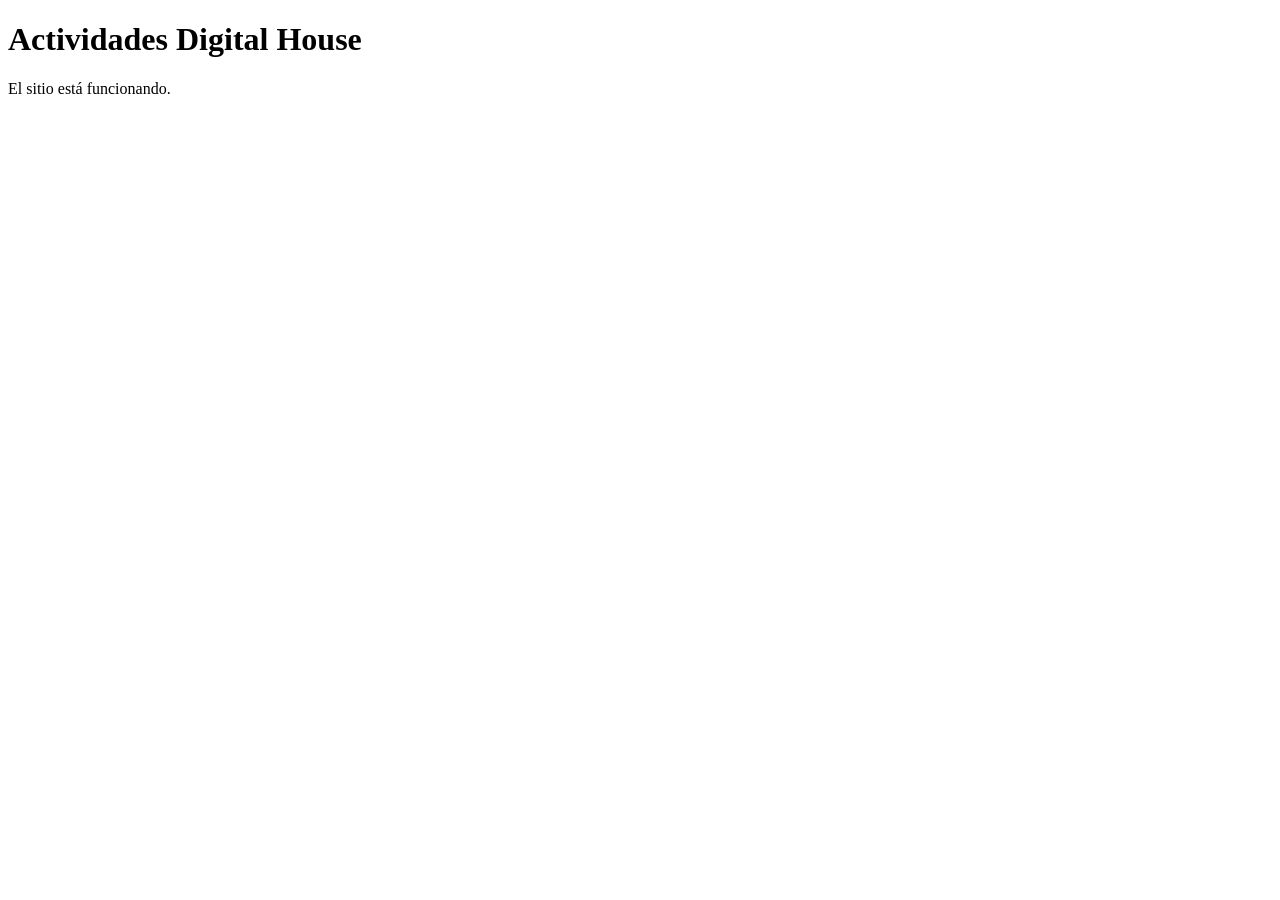
<file: index.html>
<!doctype html>
<html lang="es">
<head>
  <meta charset="utf-8">
  <meta name="viewport" content="width=device-width, initial-scale=1">
  <title>Actividades Digital House</title>
</head>
<body>
  <h1>Actividades Digital House</h1>
  <p>El sitio está funcionando.</p>
</body>
</html>
</file>
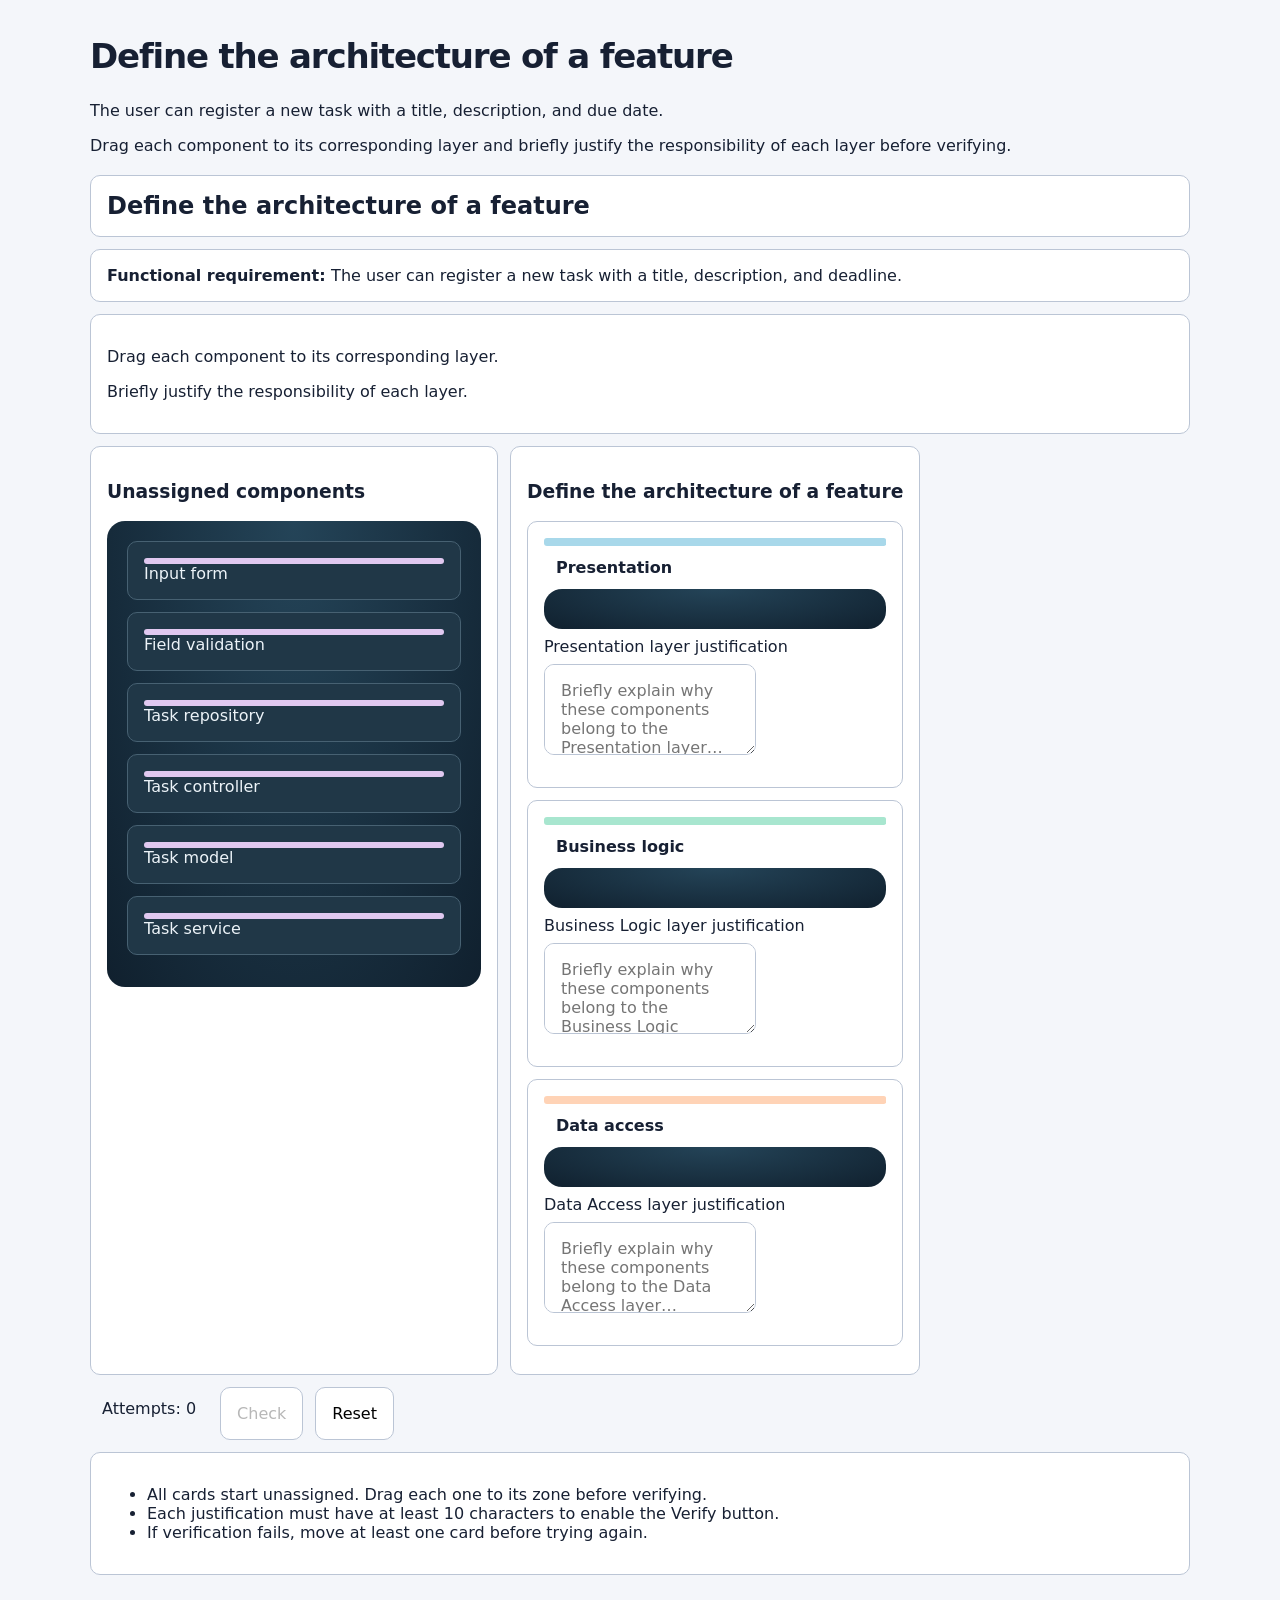
<file: activities/definir-arquitectura-feature/en/index.html>
<!doctype html>
<html lang="en"><head><meta charset="utf-8"><meta name="viewport" content="width=device-width,initial-scale=1"><title>Define the architecture of a feature</title><link rel="stylesheet" href="./styles.css"></head><body><main><h1>Define the architecture of a feature</h1><section><p>The user can register a new task with a title, description, and due date.</p><p>Drag each component to its corresponding layer and briefly justify the responsibility of each layer before verifying.</p></section><div id="activity" aria-live="polite"></div></main><script type="module" src="./app.js"></script></body></html>
</file>
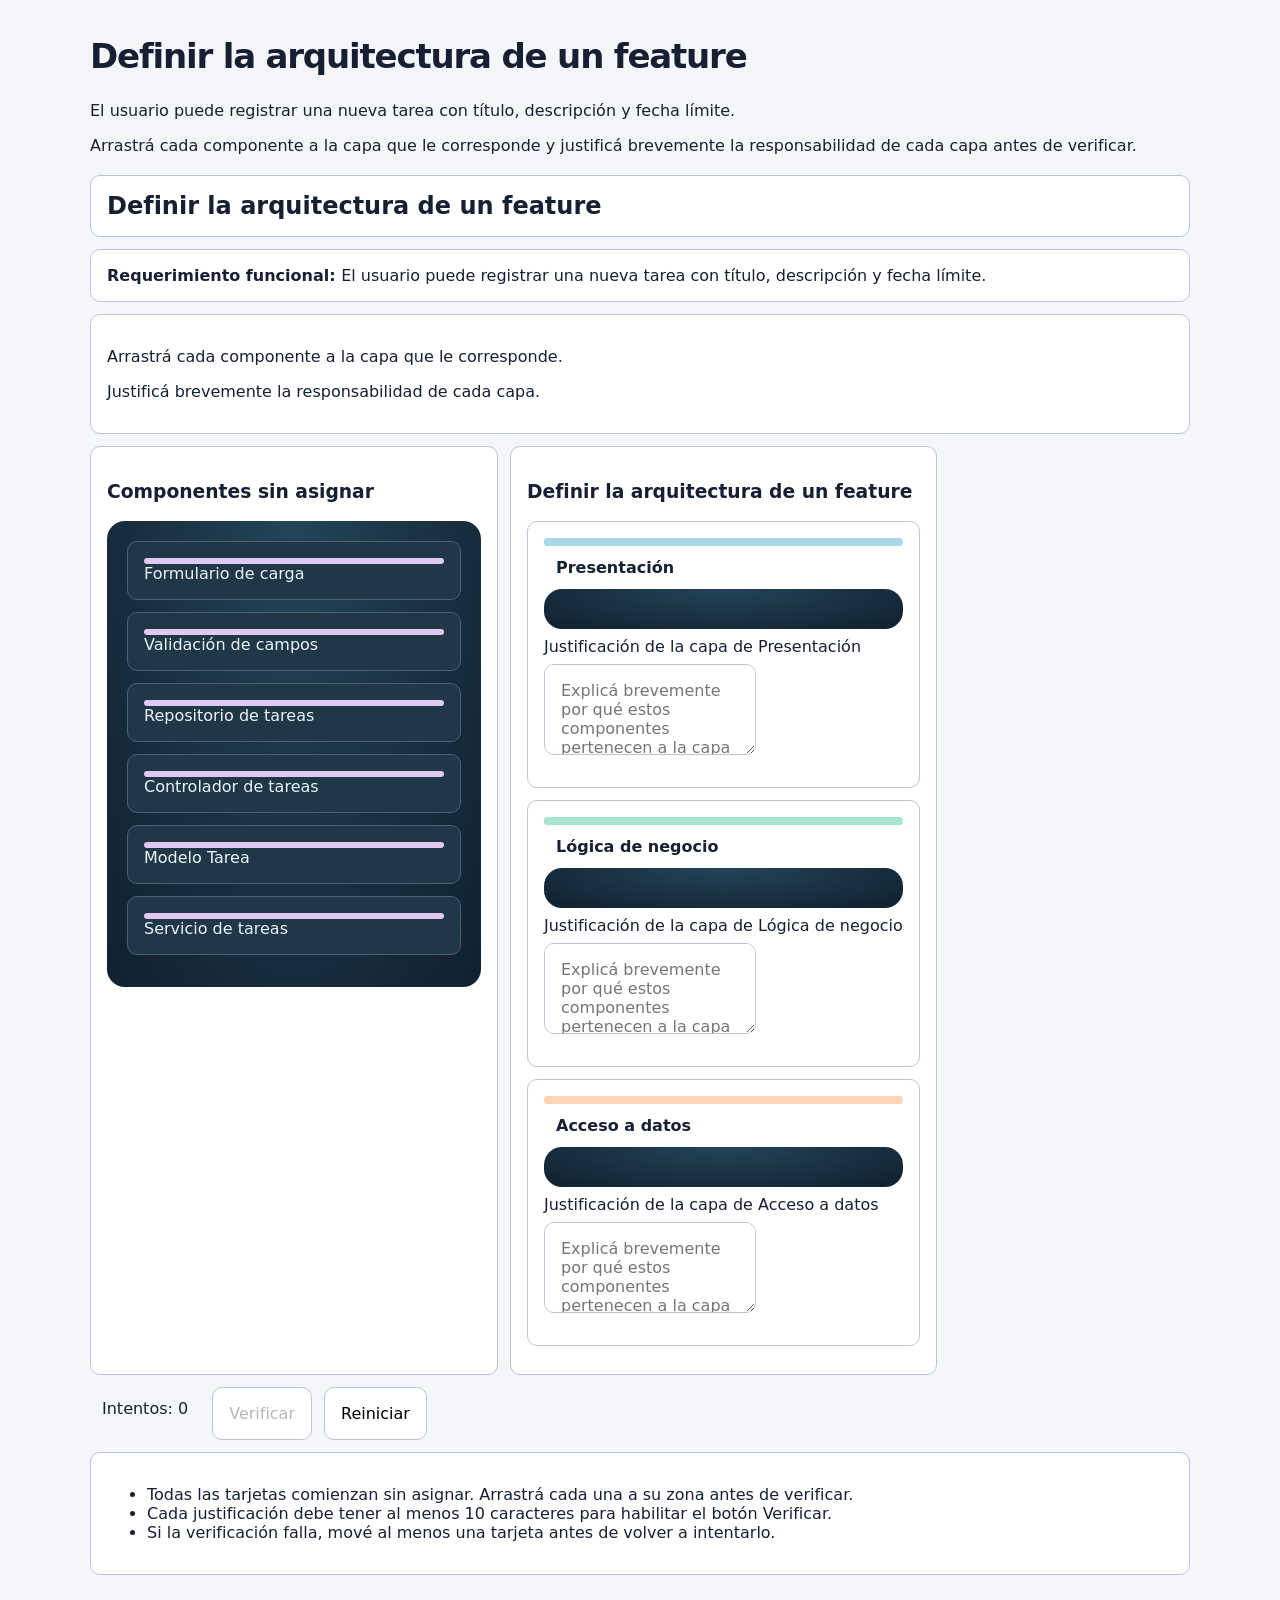
<file: activities/definir-arquitectura-feature/es/index.html>
<!doctype html>
<html lang="es"><head><meta charset="utf-8"><meta name="viewport" content="width=device-width,initial-scale=1"><title>Definir la arquitectura de un feature</title><link rel="stylesheet" href="./styles.css"></head><body><main><h1>Definir la arquitectura de un feature</h1><section><p>El usuario puede registrar una nueva tarea con título, descripción y fecha límite.</p><p>Arrastrá cada componente a la capa que le corresponde y justificá brevemente la responsabilidad de cada capa antes de verificar.</p></section><div id="activity" aria-live="polite"></div></main><script type="module" src="./app.js"></script></body></html>
</file>
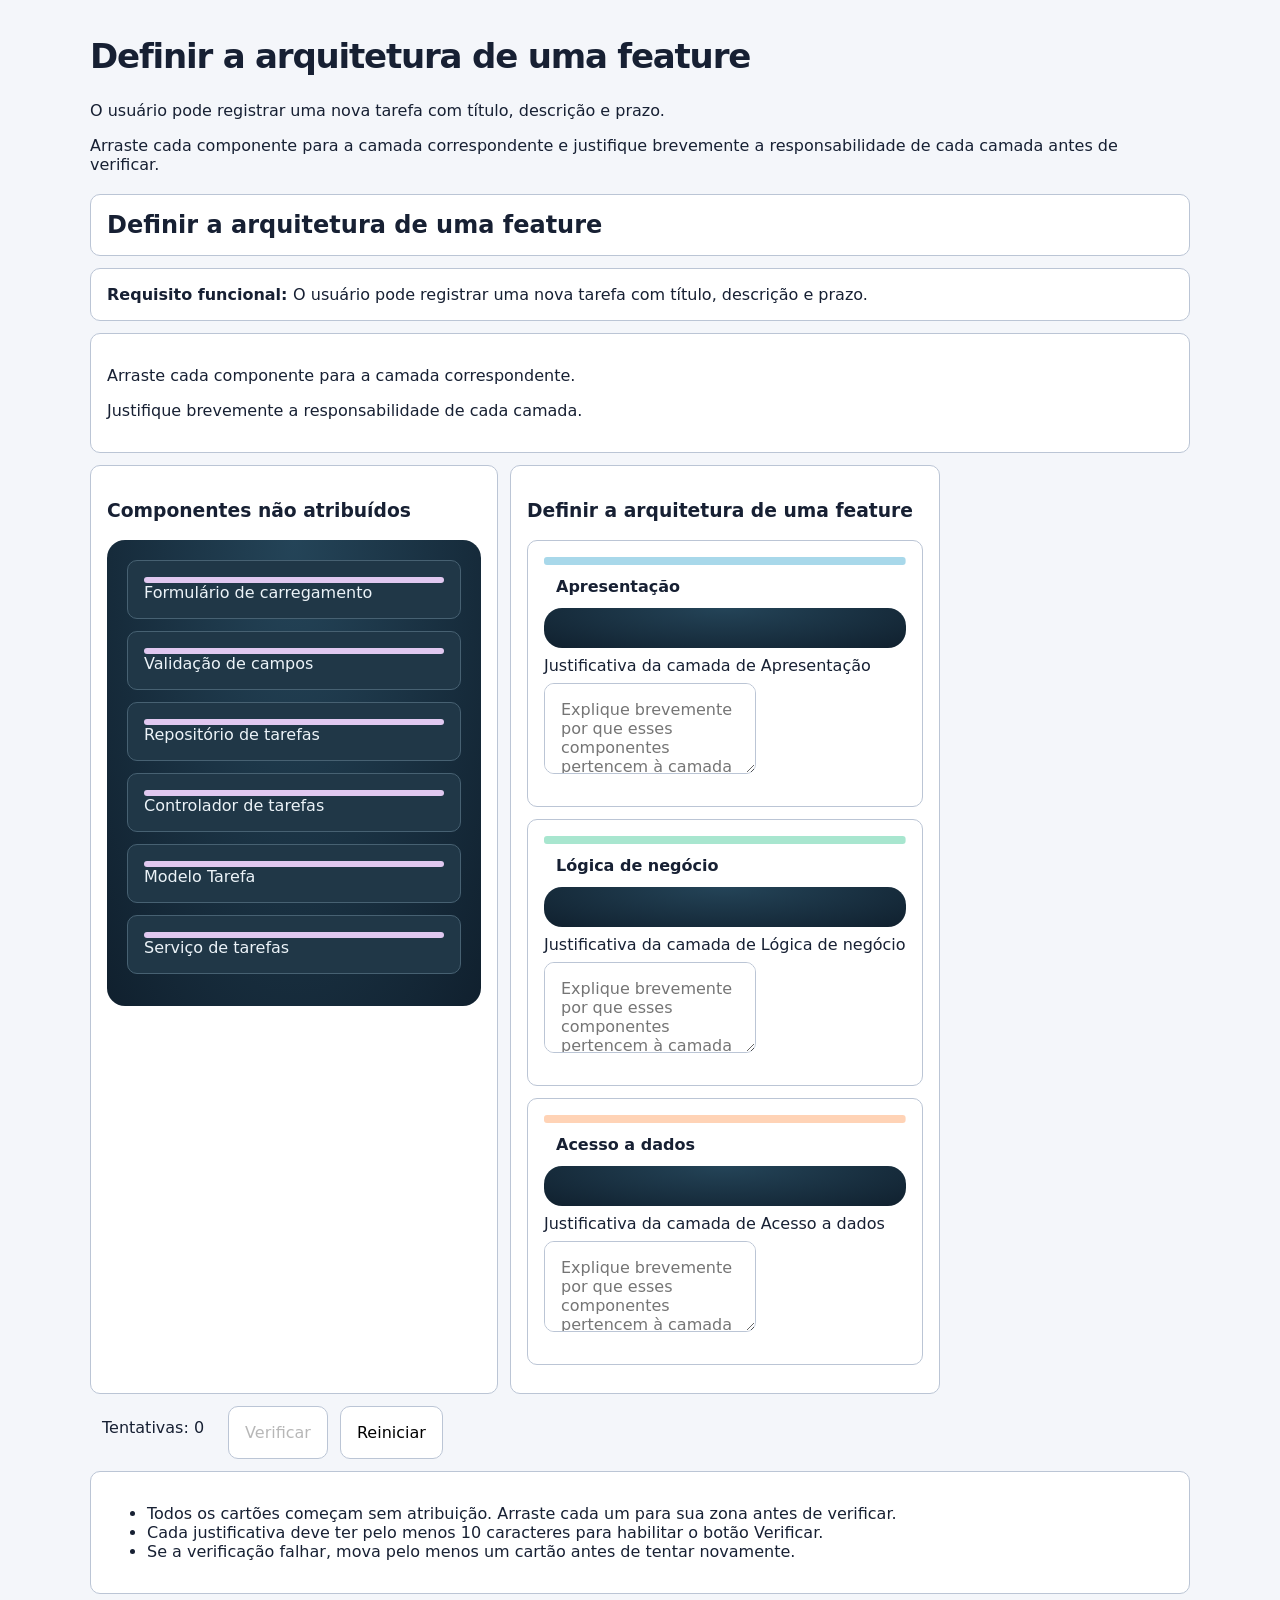
<file: activities/definir-arquitectura-feature/pt/index.html>
<!doctype html>
<html lang="pt-BR"><head><meta charset="utf-8"><meta name="viewport" content="width=device-width,initial-scale=1"><title>Definir a arquitetura de uma feature</title><link rel="stylesheet" href="./styles.css"></head><body><main><h1>Definir a arquitetura de uma feature</h1><section><p>O usuário pode registrar uma nova tarefa com título, descrição e prazo.</p><p>Arraste cada componente para a camada correspondente e justifique brevemente a responsabilidade de cada camada antes de verificar.</p></section><div id="activity" aria-live="polite"></div></main><script type="module" src="./app.js"></script></body></html>
</file>
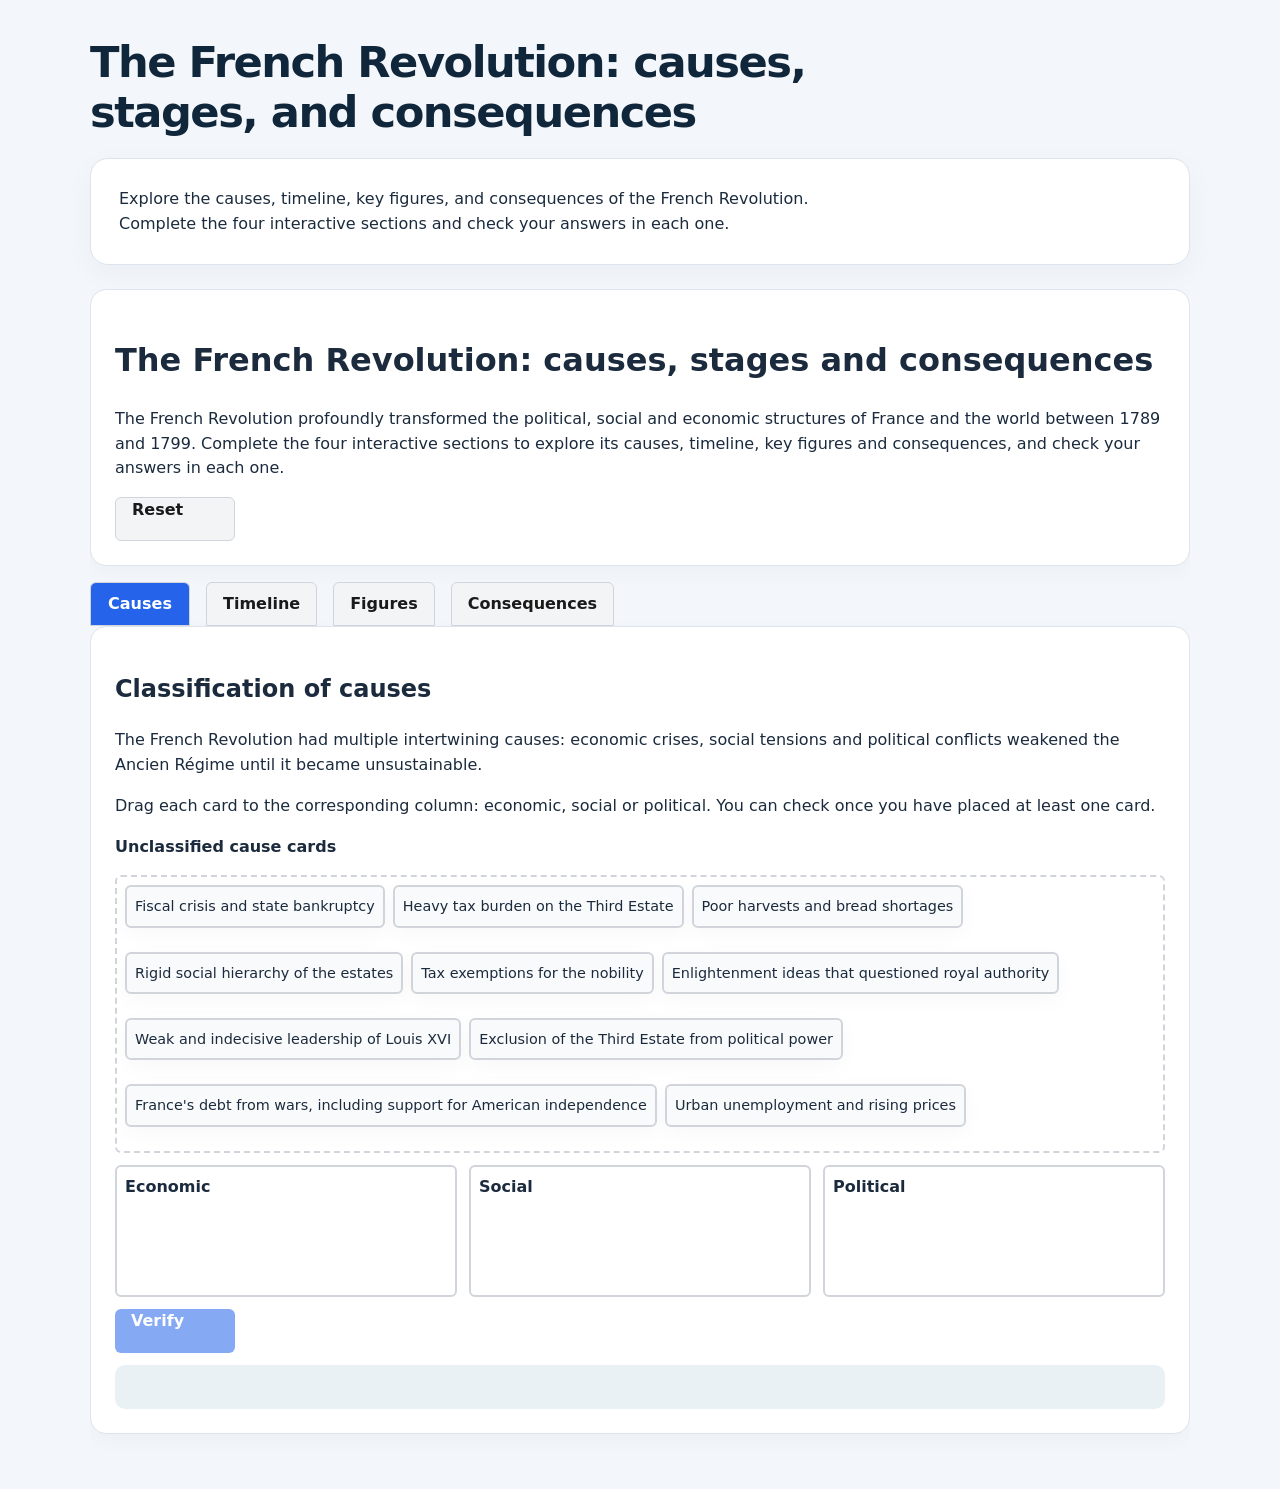
<file: activities/revolucion-francesa-exploracion/en/index.html>
<!doctype html>
<html lang="en"><head><meta charset="utf-8"><meta name="viewport" content="width=device-width,initial-scale=1"><title>The French Revolution: causes, stages, and consequences</title><link rel="stylesheet" href="./styles.css"></head><body><main><h1>The French Revolution: causes, stages, and consequences</h1><section><p>Explore the causes, timeline, key figures, and consequences of the French Revolution. Complete the four interactive sections and check your answers in each one.</p></section><div id="activity" aria-live="polite"></div></main><script type="module" src="./app.js"></script></body></html>
</file>
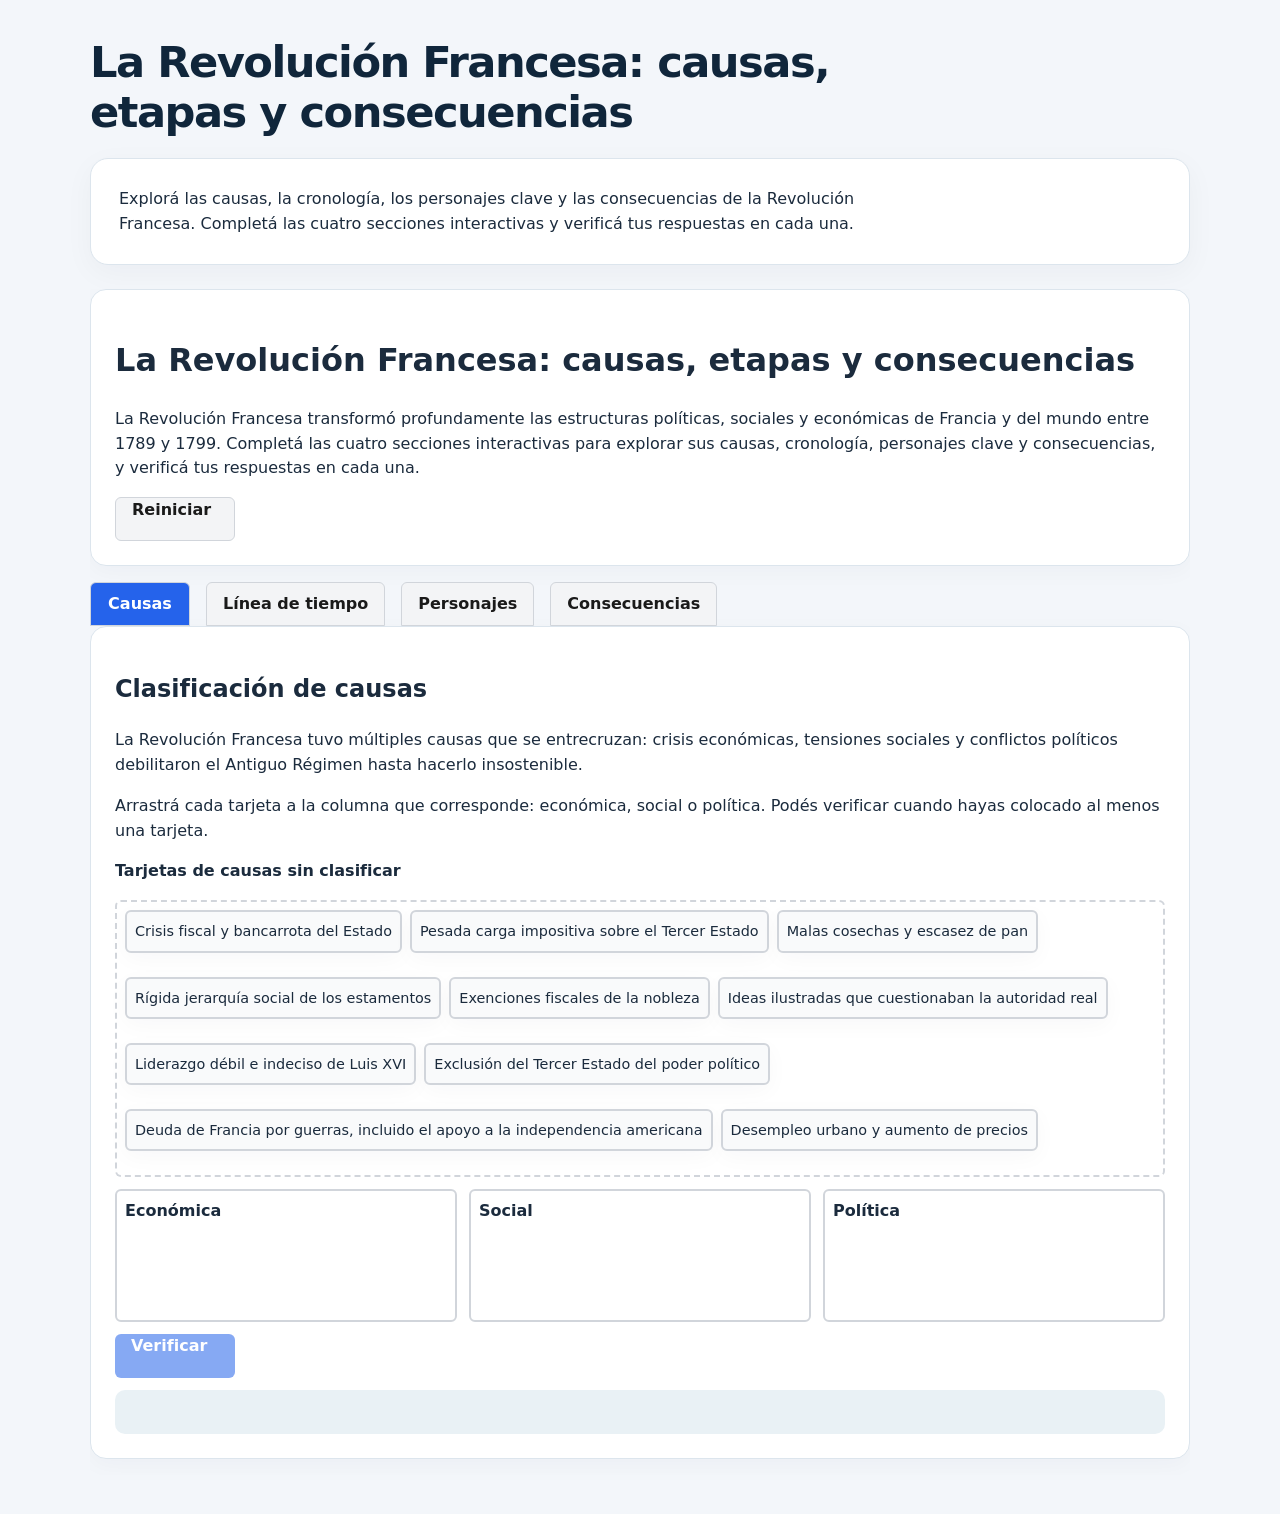
<file: activities/revolucion-francesa-exploracion/es/index.html>
<!doctype html>
<html lang="es"><head><meta charset="utf-8"><meta name="viewport" content="width=device-width,initial-scale=1"><title>La Revolución Francesa: causas, etapas y consecuencias</title><link rel="stylesheet" href="./styles.css"></head><body><main><h1>La Revolución Francesa: causas, etapas y consecuencias</h1><section><p>Explorá las causas, la cronología, los personajes clave y las consecuencias de la Revolución Francesa. Completá las cuatro secciones interactivas y verificá tus respuestas en cada una.</p></section><div id="activity" aria-live="polite"></div></main><script type="module" src="./app.js"></script></body></html>
</file>
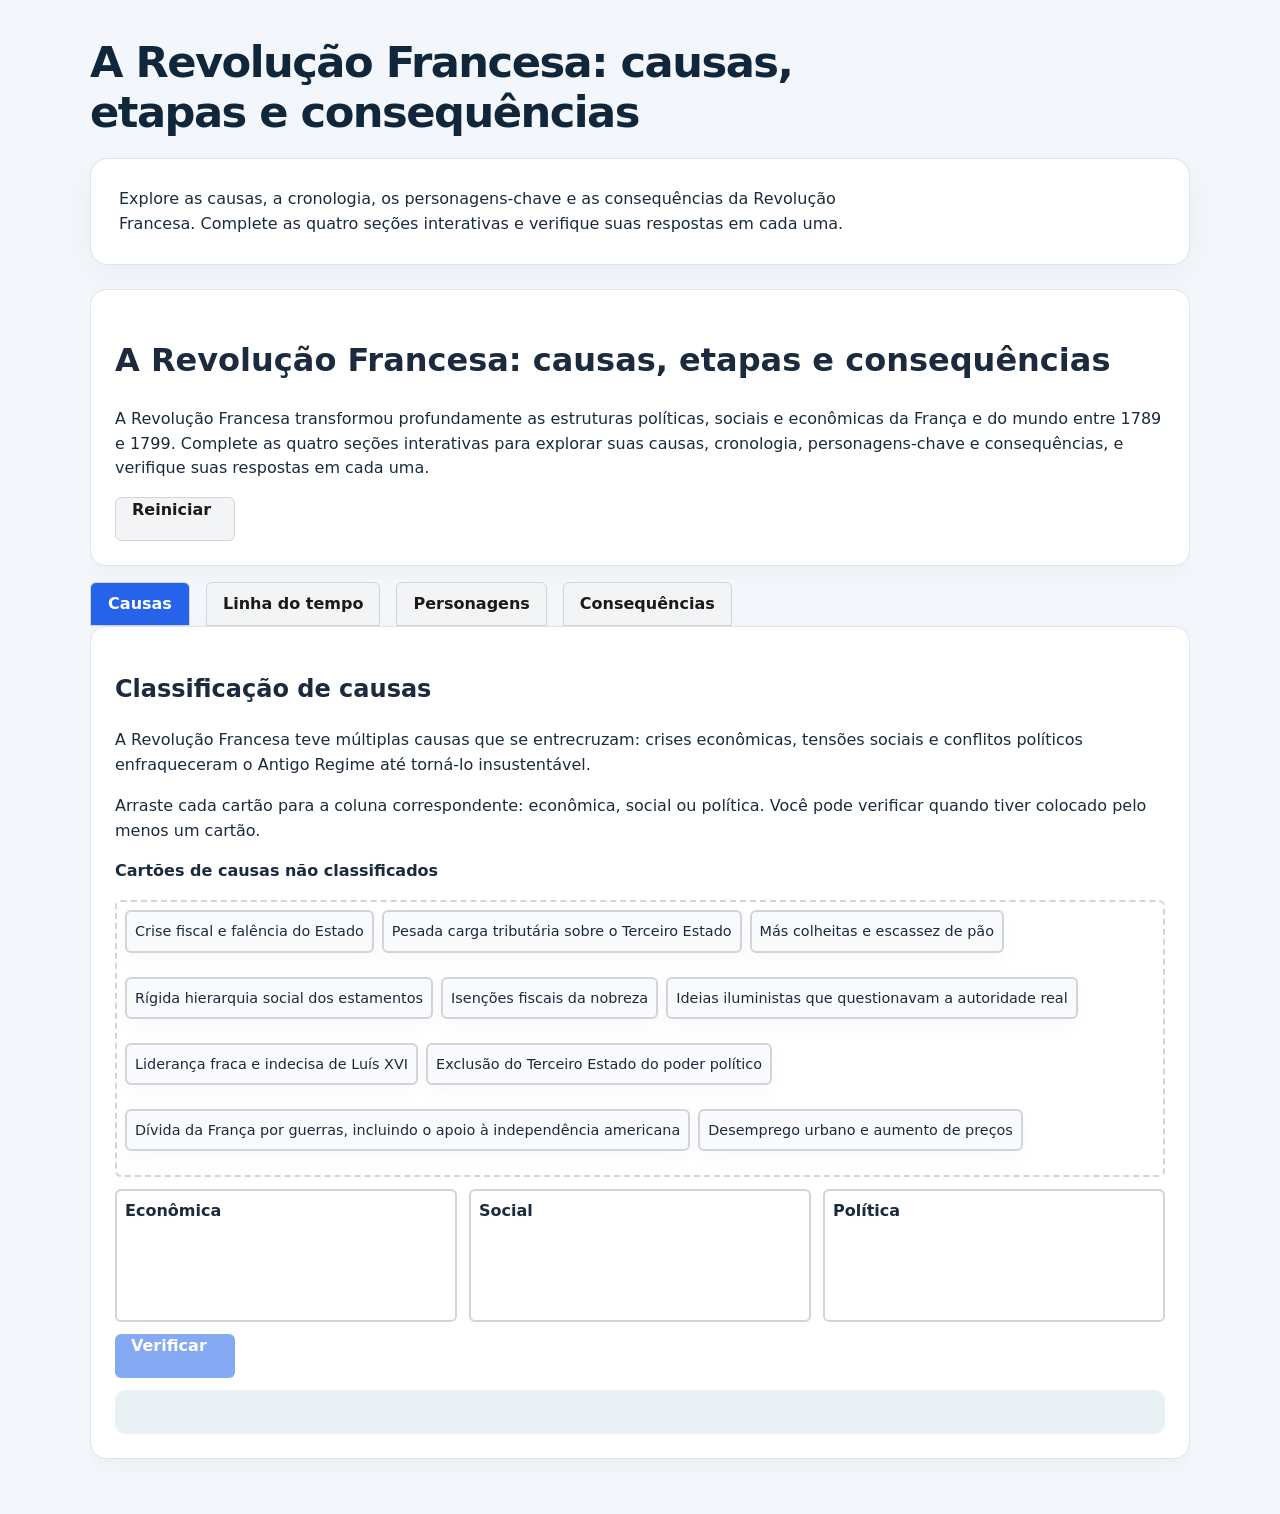
<file: activities/revolucion-francesa-exploracion/pt/index.html>
<!doctype html>
<html lang="pt-BR"><head><meta charset="utf-8"><meta name="viewport" content="width=device-width,initial-scale=1"><title>A Revolução Francesa: causas, etapas e consequências</title><link rel="stylesheet" href="./styles.css"></head><body><main><h1>A Revolução Francesa: causas, etapas e consequências</h1><section><p>Explore as causas, a cronologia, os personagens-chave e as consequências da Revolução Francesa. Complete as quatro seções interativas e verifique suas respostas em cada uma.</p></section><div id="activity" aria-live="polite"></div></main><script type="module" src="./app.js"></script></body></html>
</file>
<file: activities/definir-arquitectura-feature/en/styles.css>
@import url("../styles.css");
</file>
<file: activities/definir-arquitectura-feature/es/styles.css>
@import url("../styles.css");
</file>
<file: activities/definir-arquitectura-feature/pt/styles.css>
@import url("../styles.css");
</file>
<file: activities/revolucion-francesa-exploracion/en/styles.css>
@import url("../styles.css");
</file>
<file: activities/revolucion-francesa-exploracion/es/styles.css>
@import url("../styles.css");
</file>
<file: activities/revolucion-francesa-exploracion/pt/styles.css>
@import url("../styles.css");
</file>
